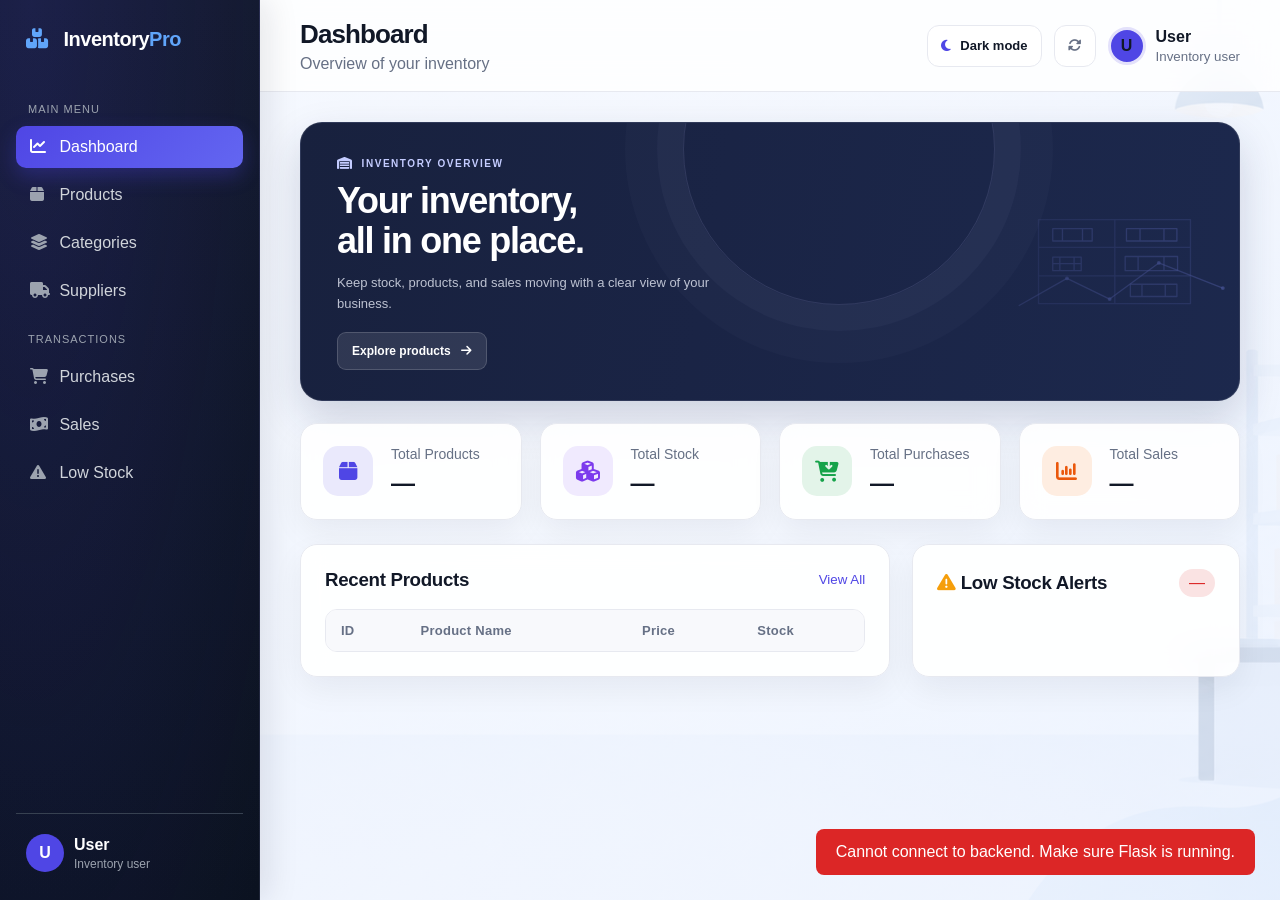
<file: index.html>
<!DOCTYPE html>
<html lang="en">
<head>
    <meta charset="UTF-8">
    <meta name="viewport" content="width=device-width, initial-scale=1.0">

    <title>Inventory Management System</title>

    <link rel="stylesheet" href="style.css?v=no-auth-1">

    <!-- Font Awesome Icons -->
    <link rel="stylesheet"
        href="https://cdnjs.cloudflare.com/ajax/libs/font-awesome/6.5.2/css/all.min.css">
</head>

<body>

<div class="app-container">

    <!-- SIDEBAR -->
    <aside class="sidebar">

        <div class="logo">
            <i class="fa-solid fa-boxes-stacked"></i>
            <span>Inventory<span class="highlight">Pro</span></span>
        </div>

        <div class="menu-title">MAIN MENU</div>

        <nav>
            <a href="#" class="nav-link active" data-page="dashboard">
                <i class="fa-solid fa-chart-line"></i>
                Dashboard
            </a>

            <a href="#" class="nav-link" data-page="products">
                <i class="fa-solid fa-box"></i>
                Products
            </a>

            <a href="#" class="nav-link" data-page="categories">
                <i class="fa-solid fa-layer-group"></i>
                Categories
            </a>

            <a href="#" class="nav-link" data-page="suppliers">
                <i class="fa-solid fa-truck"></i>
                Suppliers
            </a>

            <div class="menu-title">TRANSACTIONS</div>

            <a href="#" class="nav-link" data-page="purchases">
                <i class="fa-solid fa-cart-shopping"></i>
                Purchases
            </a>

            <a href="#" class="nav-link" data-page="sales">
                <i class="fa-solid fa-money-bill-wave"></i>
                Sales
            </a>

            <a href="#" class="nav-link" data-page="low-stock">
                <i class="fa-solid fa-triangle-exclamation"></i>
                Low Stock
            </a>
        </nav>

        <div class="sidebar-bottom">
            <div class="user-info">
                <div class="avatar" id="sidebar-avatar">U</div>
                <div>
                    <strong id="sidebar-name">User</strong>
                    <span id="sidebar-role">Inventory user</span>
                </div>
            </div>
        </div>

    </aside>


    <!-- MAIN CONTENT -->
    <main class="main-content">

        <!-- TOPBAR -->
        <header class="topbar">
            <div>
                <h1 id="page-title">Dashboard</h1>
                <p id="page-subtitle">Overview of your inventory</p>
            </div>

            <div class="topbar-right">
                <button class="theme-btn" id="theme-toggle" aria-label="Switch to dark theme" title="Switch to dark theme" type="button">
                    <i class="fa-solid fa-moon"></i>
                    <span>Dark mode</span>
                </button>

                <button class="icon-btn" onclick="loadDashboard()" aria-label="Refresh dashboard" title="Refresh dashboard">
                    <i class="fa-solid fa-rotate"></i>
                </button>

                <div class="admin-profile">
                    <div class="profile-avatar" id="profile-avatar">U</div>
                    <div>
                        <strong id="profile-name">User</strong>
                        <small id="profile-role">Inventory user</small>
                    </div>
                </div>
            </div>
        </header>


        <!-- DASHBOARD PAGE -->
        <section class="page active-page" id="dashboard">

            <div class="dashboard-hero">
                <div class="dashboard-hero-copy">
                    <span class="dashboard-hero-label">
                        <i class="fa-solid fa-warehouse" aria-hidden="true"></i>
                        INVENTORY OVERVIEW
                    </span>
                    <h2>Your inventory,<br>all in one place.</h2>
                    <p>Keep stock, products, and sales moving with a clear view of your business.</p>
                    <button class="hero-action" type="button" onclick="showPage('products')">
                        Explore products
                        <i class="fa-solid fa-arrow-right" aria-hidden="true"></i>
                    </button>
                </div>
            </div>

            <div class="stats-grid">

                <div class="stat-card">
                    <div class="stat-icon blue">
                        <i class="fa-solid fa-box"></i>
                    </div>
                    <div>
                        <p>Total Products</p>
                        <h2 id="total-products">0</h2>
                    </div>
                </div>

                <div class="stat-card">
                    <div class="stat-icon purple">
                        <i class="fa-solid fa-cubes"></i>
                    </div>
                    <div>
                        <p>Total Stock</p>
                        <h2 id="total-stock">0</h2>
                    </div>
                </div>

                <div class="stat-card">
                    <div class="stat-icon green">
                        <i class="fa-solid fa-cart-arrow-down"></i>
                    </div>
                    <div>
                        <p>Total Purchases</p>
                        <h2 id="total-purchases">₹0</h2>
                    </div>
                </div>

                <div class="stat-card">
                    <div class="stat-icon orange">
                        <i class="fa-solid fa-chart-column"></i>
                    </div>
                    <div>
                        <p>Total Sales</p>
                        <h2 id="total-sales">₹0</h2>
                    </div>
                </div>

            </div>


            <div class="dashboard-grid">

                <div class="card">
                    <div class="card-header">
                        <h3>Recent Products</h3>
                        <button onclick="showPage('products')">View All</button>
                    </div>

                    <div class="table-container">
                        <table>
                            <thead>
                                <tr>
                                    <th>ID</th>
                                    <th>Product Name</th>
                                    <th>Price</th>
                                    <th>Stock</th>
                                </tr>
                            </thead>
                            <tbody id="dashboard-products"></tbody>
                        </table>
                    </div>
                </div>


                <div class="card low-stock-card">
                    <div class="card-header">
                        <h3>
                            <i class="fa-solid fa-triangle-exclamation warning-icon"></i>
                            Low Stock Alerts
                        </h3>
                        <span class="badge" id="low-stock-count">0</span>
                    </div>

                    <div id="dashboard-low-stock"></div>
                </div>

            </div>

        </section>


        <!-- PRODUCTS PAGE -->
        <section class="page" id="products">

            <div class="page-actions">
                <input
                    type="text"
                    id="product-search"
                    placeholder="Search products..."
                    oninput="searchProducts()">

                <button class="primary-btn" onclick="openProductModal()">
                    <i class="fa-solid fa-plus"></i>
                    Add Product
                </button>
            </div>

            <div class="card">
                <div class="table-container">
                    <table>
                        <thead>
                            <tr>
                                <th>ID</th>
                                <th>Product</th>
                                <th>Category ID</th>
                                <th>Supplier ID</th>
                                <th>Price</th>
                                <th>Quantity</th>
                                <th>Min Stock</th>
                                <th>Actions</th>
                            </tr>
                        </thead>

                        <tbody id="products-table"></tbody>
                    </table>
                </div>
            </div>

        </section>


        <!-- CATEGORIES PAGE -->
        <section class="page" id="categories">

            <div class="page-actions">
                <div></div>

                <button class="primary-btn" onclick="openCategoryModal()">
                    <i class="fa-solid fa-plus"></i>
                    Add Category
                </button>
            </div>

            <div class="card">
                <div class="table-container">
                    <table>
                        <thead>
                            <tr>
                                <th>ID</th>
                                <th>Category Name</th>
                                <th>Actions</th>
                            </tr>
                        </thead>

                        <tbody id="categories-table"></tbody>
                    </table>
                </div>
            </div>

        </section>


        <!-- SUPPLIERS PAGE -->
        <section class="page" id="suppliers">

            <div class="page-actions">
                <div></div>

                <button class="primary-btn" onclick="openSupplierModal()">
                    <i class="fa-solid fa-plus"></i>
                    Add Supplier
                </button>
            </div>

            <div class="card">
                <div class="table-container">
                    <table>
                        <thead>
                            <tr>
                                <th>ID</th>
                                <th>Supplier Name</th>
                                <th>Phone</th>
                                <th>Email</th>
                                <th>Address</th>
                                <th>Actions</th>
                            </tr>
                        </thead>

                        <tbody id="suppliers-table"></tbody>
                    </table>
                </div>
            </div>

        </section>


        <!-- PURCHASE PAGE -->
        <section class="page" id="purchases">

            <div class="form-layout">

                <div class="card">
                    <h3>New Purchase</h3>

                    <form id="purchase-form">

                        <div class="form-group">
                            <label>Supplier</label>
                            <select id="purchase-supplier" required></select>
                        </div>

                        <div class="form-group">
                            <label>Product</label>
                            <select id="purchase-product" required></select>
                        </div>

                        <div class="form-row">

                            <div class="form-group">
                                <label>Quantity</label>
                                <input type="number"
                                       id="purchase-quantity"
                                       min="1"
                                       required>
                            </div>

                            <div class="form-group">
                                <label>Unit Price</label>
                                <input type="number"
                                       id="purchase-price"
                                       min="0"
                                       step="0.01"
                                       required>
                            </div>

                        </div>

                        <button type="submit" class="primary-btn full-btn">
                            <i class="fa-solid fa-cart-plus"></i>
                            Add Purchase
                        </button>

                    </form>
                </div>


                <div class="card">
                    <h3>Purchase History</h3>

                    <div class="table-container">
                        <table>
                            <thead>
                                <tr>
                                    <th>Purchase ID</th>
                                    <th>Supplier ID</th>
                                    <th>Product ID</th>
                                    <th>Quantity</th>
                                    <th>Total</th>
                                </tr>
                            </thead>

                            <tbody id="purchases-table"></tbody>
                        </table>
                    </div>
                </div>

            </div>

        </section>


        <!-- SALES PAGE -->
        <section class="page" id="sales">

            <div class="form-layout">

                <div class="card">
                    <h3>New Sale</h3>

                    <form id="sale-form">

                        <div class="form-group">
                            <label>Customer Name</label>
                            <input
                                type="text"
                                id="customer-name"
                                placeholder="Walk-in Customer">
                        </div>

                        <div class="form-group">
                            <label>Product</label>
                            <select id="sale-product" required></select>
                        </div>

                        <div class="form-row">

                            <div class="form-group">
                                <label>Quantity</label>
                                <input
                                    type="number"
                                    id="sale-quantity"
                                    min="1"
                                    required>
                            </div>

                            <div class="form-group">
                                <label>Unit Price</label>
                                <input
                                    type="number"
                                    id="sale-price"
                                    min="0"
                                    step="0.01"
                                    required>
                            </div>

                        </div>

                        <button type="submit" class="primary-btn full-btn">
                            <i class="fa-solid fa-cash-register"></i>
                            Complete Sale
                        </button>

                    </form>
                </div>


                <div class="card">
                    <h3>Sales History</h3>

                    <div class="table-container">
                        <table>
                            <thead>
                                <tr>
                                    <th>Sale ID</th>
                                    <th>Customer</th>
                                    <th>Product ID</th>
                                    <th>Quantity</th>
                                    <th>Total</th>
                                </tr>
                            </thead>

                            <tbody id="sales-table"></tbody>
                        </table>
                    </div>
                </div>

            </div>

        </section>


        <!-- LOW STOCK PAGE -->
        <section class="page" id="low-stock">

            <div class="alert-banner">
                <i class="fa-solid fa-triangle-exclamation"></i>
                These products have reached or fallen below their minimum stock level.
            </div>

            <div class="card">

                <div class="table-container">
                    <table>
                        <thead>
                            <tr>
                                <th>ID</th>
                                <th>Product</th>
                                <th>Current Quantity</th>
                                <th>Minimum Stock</th>
                                <th>Status</th>
                            </tr>
                        </thead>

                        <tbody id="low-stock-table"></tbody>
                    </table>
                </div>

            </div>

        </section>

    </main>

</div>


<!-- PRODUCT MODAL -->
<div class="modal" id="product-modal">

    <div class="modal-content">

        <div class="modal-header">
            <h2 id="product-modal-title">Add Product</h2>

            <button onclick="closeModal('product-modal')">
                <i class="fa-solid fa-xmark"></i>
            </button>
        </div>

        <form id="product-form">

            <input type="hidden" id="product-id">

            <div class="form-group">
                <label>Product Name</label>
                <input type="text" id="product-name" required>
            </div>

            <div class="form-group">
                <label>Category (optional)</label>
                <select id="product-category"></select>
            </div>

            <div class="form-group">
                <label>Supplier (optional)</label>
                <select id="product-supplier"></select>
            </div>

            <div class="form-row">

                <div class="form-group">
                    <label>Price</label>
                    <input type="number"
                           id="product-price"
                           min="0"
                           step="0.01"
                           required>
                </div>

                <div class="form-group">
                    <label>Quantity</label>
                    <input type="number"
                           id="product-quantity"
                           min="0"
                           value="0"
                           required>
                </div>

            </div>

            <div class="form-group">
                <label>Minimum Stock</label>
                <input type="number"
                       id="product-minimum-stock"
                       min="0"
                       value="5"
                       required>
            </div>

            <button type="submit" class="primary-btn full-btn">
                Save Product
            </button>

        </form>

    </div>

</div>


<!-- CATEGORY MODAL -->
<div class="modal" id="category-modal">

    <div class="modal-content small-modal">

        <div class="modal-header">
            <h2 id="category-modal-title">Add Category</h2>

            <button onclick="closeModal('category-modal')">
                <i class="fa-solid fa-xmark"></i>
            </button>
        </div>

        <form id="category-form">

            <input type="hidden" id="category-id">

            <div class="form-group">
                <label>Category Name</label>
                <input type="text" id="category-name" required>
            </div>

            <button class="primary-btn full-btn">
                Save Category
            </button>

        </form>

    </div>

</div>


<!-- SUPPLIER MODAL -->
<div class="modal" id="supplier-modal">

    <div class="modal-content">

        <div class="modal-header">
            <h2 id="supplier-modal-title">Add Supplier</h2>

            <button onclick="closeModal('supplier-modal')">
                <i class="fa-solid fa-xmark"></i>
            </button>
        </div>

        <form id="supplier-form">

            <input type="hidden" id="supplier-id">

            <div class="form-group">
                <label>Supplier Name</label>
                <input type="text" id="supplier-name" required>
            </div>

            <div class="form-row">

                <div class="form-group">
                    <label>Phone</label>
                    <input type="text" id="supplier-phone">
                </div>

                <div class="form-group">
                    <label>Email</label>
                    <input type="email" id="supplier-email">
                </div>

            </div>

            <div class="form-group">
                <label>Address</label>
                <textarea id="supplier-address"></textarea>
            </div>

            <button class="primary-btn full-btn">
                Save Supplier
            </button>

        </form>

    </div>

</div>


<!-- TOAST -->
<div id="toast"></div>


<script src="script.js?v=no-auth-1"></script>

</body>
</html>
</file>
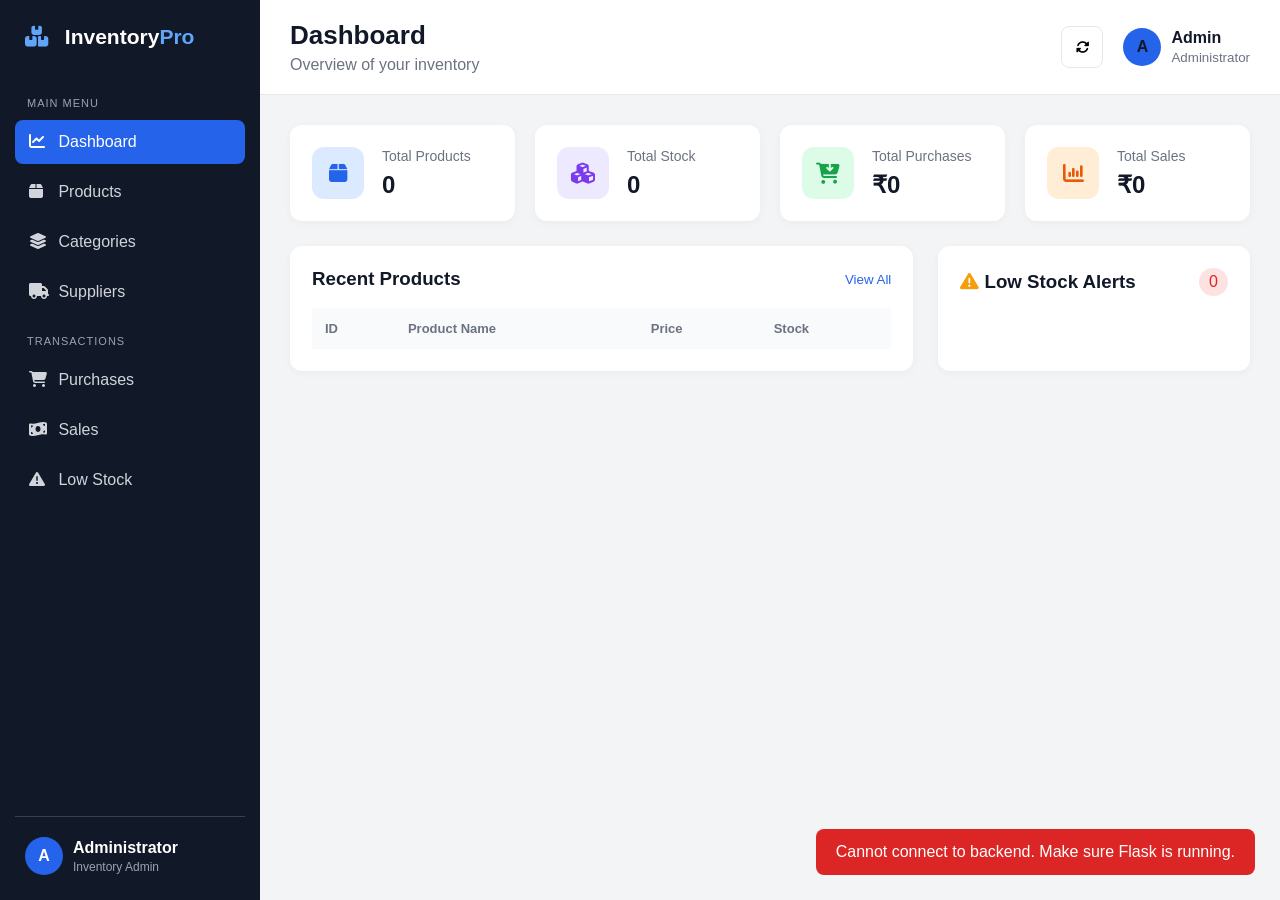
<file: frontend/index.html>
<!DOCTYPE html>
<html lang="en">
<head>
    <meta charset="UTF-8">
    <meta name="viewport" content="width=device-width, initial-scale=1.0">

    <title>Inventory Management System</title>

    <link rel="stylesheet" href="style.css">

    <!-- Font Awesome Icons -->
    <link rel="stylesheet"
        href="https://cdnjs.cloudflare.com/ajax/libs/font-awesome/6.5.2/css/all.min.css">
</head>

<body>

<div class="app-container">

    <!-- SIDEBAR -->
    <aside class="sidebar">

        <div class="logo">
            <i class="fa-solid fa-boxes-stacked"></i>
            <span>Inventory<span class="highlight">Pro</span></span>
        </div>

        <div class="menu-title">MAIN MENU</div>

        <nav>
            <a href="#" class="nav-link active" data-page="dashboard">
                <i class="fa-solid fa-chart-line"></i>
                Dashboard
            </a>

            <a href="#" class="nav-link" data-page="products">
                <i class="fa-solid fa-box"></i>
                Products
            </a>

            <a href="#" class="nav-link" data-page="categories">
                <i class="fa-solid fa-layer-group"></i>
                Categories
            </a>

            <a href="#" class="nav-link" data-page="suppliers">
                <i class="fa-solid fa-truck"></i>
                Suppliers
            </a>

            <div class="menu-title">TRANSACTIONS</div>

            <a href="#" class="nav-link" data-page="purchases">
                <i class="fa-solid fa-cart-shopping"></i>
                Purchases
            </a>

            <a href="#" class="nav-link" data-page="sales">
                <i class="fa-solid fa-money-bill-wave"></i>
                Sales
            </a>

            <a href="#" class="nav-link" data-page="low-stock">
                <i class="fa-solid fa-triangle-exclamation"></i>
                Low Stock
            </a>
        </nav>

        <div class="sidebar-bottom">
            <div class="user-info">
                <div class="avatar">A</div>
                <div>
                    <strong>Administrator</strong>
                    <span>Inventory Admin</span>
                </div>
            </div>
        </div>

    </aside>


    <!-- MAIN CONTENT -->
    <main class="main-content">

        <!-- TOPBAR -->
        <header class="topbar">
            <div>
                <h1 id="page-title">Dashboard</h1>
                <p id="page-subtitle">Overview of your inventory</p>
            </div>

            <div class="topbar-right">
                <button class="icon-btn" onclick="loadDashboard()">
                    <i class="fa-solid fa-rotate"></i>
                </button>

                <div class="admin-profile">
                    <div class="profile-avatar">A</div>
                    <div>
                        <strong>Admin</strong>
                        <small>Administrator</small>
                    </div>
                </div>
            </div>
        </header>


        <!-- DASHBOARD PAGE -->
        <section class="page active-page" id="dashboard">

            <div class="stats-grid">

                <div class="stat-card">
                    <div class="stat-icon blue">
                        <i class="fa-solid fa-box"></i>
                    </div>
                    <div>
                        <p>Total Products</p>
                        <h2 id="total-products">0</h2>
                    </div>
                </div>

                <div class="stat-card">
                    <div class="stat-icon purple">
                        <i class="fa-solid fa-cubes"></i>
                    </div>
                    <div>
                        <p>Total Stock</p>
                        <h2 id="total-stock">0</h2>
                    </div>
                </div>

                <div class="stat-card">
                    <div class="stat-icon green">
                        <i class="fa-solid fa-cart-arrow-down"></i>
                    </div>
                    <div>
                        <p>Total Purchases</p>
                        <h2 id="total-purchases">₹0</h2>
                    </div>
                </div>

                <div class="stat-card">
                    <div class="stat-icon orange">
                        <i class="fa-solid fa-chart-column"></i>
                    </div>
                    <div>
                        <p>Total Sales</p>
                        <h2 id="total-sales">₹0</h2>
                    </div>
                </div>

            </div>


            <div class="dashboard-grid">

                <div class="card">
                    <div class="card-header">
                        <h3>Recent Products</h3>
                        <button onclick="showPage('products')">View All</button>
                    </div>

                    <div class="table-container">
                        <table>
                            <thead>
                                <tr>
                                    <th>ID</th>
                                    <th>Product Name</th>
                                    <th>Price</th>
                                    <th>Stock</th>
                                </tr>
                            </thead>
                            <tbody id="dashboard-products"></tbody>
                        </table>
                    </div>
                </div>


                <div class="card low-stock-card">
                    <div class="card-header">
                        <h3>
                            <i class="fa-solid fa-triangle-exclamation warning-icon"></i>
                            Low Stock Alerts
                        </h3>
                        <span class="badge" id="low-stock-count">0</span>
                    </div>

                    <div id="dashboard-low-stock"></div>
                </div>

            </div>

        </section>


        <!-- PRODUCTS PAGE -->
        <section class="page" id="products">

            <div class="page-actions">
                <input
                    type="text"
                    id="product-search"
                    placeholder="Search products..."
                    oninput="searchProducts()">

                <button class="primary-btn" onclick="openProductModal()">
                    <i class="fa-solid fa-plus"></i>
                    Add Product
                </button>
            </div>

            <div class="card">
                <div class="table-container">
                    <table>
                        <thead>
                            <tr>
                                <th>ID</th>
                                <th>Product</th>
                                <th>Category ID</th>
                                <th>Supplier ID</th>
                                <th>Price</th>
                                <th>Quantity</th>
                                <th>Min Stock</th>
                                <th>Actions</th>
                            </tr>
                        </thead>

                        <tbody id="products-table"></tbody>
                    </table>
                </div>
            </div>

        </section>


        <!-- CATEGORIES PAGE -->
        <section class="page" id="categories">

            <div class="page-actions">
                <div></div>

                <button class="primary-btn" onclick="openCategoryModal()">
                    <i class="fa-solid fa-plus"></i>
                    Add Category
                </button>
            </div>

            <div class="card">
                <div class="table-container">
                    <table>
                        <thead>
                            <tr>
                                <th>ID</th>
                                <th>Category Name</th>
                                <th>Actions</th>
                            </tr>
                        </thead>

                        <tbody id="categories-table"></tbody>
                    </table>
                </div>
            </div>

        </section>


        <!-- SUPPLIERS PAGE -->
        <section class="page" id="suppliers">

            <div class="page-actions">
                <div></div>

                <button class="primary-btn" onclick="openSupplierModal()">
                    <i class="fa-solid fa-plus"></i>
                    Add Supplier
                </button>
            </div>

            <div class="card">
                <div class="table-container">
                    <table>
                        <thead>
                            <tr>
                                <th>ID</th>
                                <th>Supplier Name</th>
                                <th>Phone</th>
                                <th>Email</th>
                                <th>Address</th>
                                <th>Actions</th>
                            </tr>
                        </thead>

                        <tbody id="suppliers-table"></tbody>
                    </table>
                </div>
            </div>

        </section>


        <!-- PURCHASE PAGE -->
        <section class="page" id="purchases">

            <div class="form-layout">

                <div class="card">
                    <h3>New Purchase</h3>

                    <form id="purchase-form">

                        <div class="form-group">
                            <label>Supplier</label>
                            <select id="purchase-supplier" required></select>
                        </div>

                        <div class="form-group">
                            <label>Product</label>
                            <select id="purchase-product" required></select>
                        </div>

                        <div class="form-row">

                            <div class="form-group">
                                <label>Quantity</label>
                                <input type="number"
                                       id="purchase-quantity"
                                       min="1"
                                       required>
                            </div>

                            <div class="form-group">
                                <label>Unit Price</label>
                                <input type="number"
                                       id="purchase-price"
                                       min="0"
                                       step="0.01"
                                       required>
                            </div>

                        </div>

                        <button type="submit" class="primary-btn full-btn">
                            <i class="fa-solid fa-cart-plus"></i>
                            Add Purchase
                        </button>

                    </form>
                </div>


                <div class="card">
                    <h3>Purchase History</h3>

                    <div class="table-container">
                        <table>
                            <thead>
                                <tr>
                                    <th>Purchase ID</th>
                                    <th>Supplier ID</th>
                                    <th>Product ID</th>
                                    <th>Quantity</th>
                                    <th>Total</th>
                                </tr>
                            </thead>

                            <tbody id="purchases-table"></tbody>
                        </table>
                    </div>
                </div>

            </div>

        </section>


        <!-- SALES PAGE -->
        <section class="page" id="sales">

            <div class="form-layout">

                <div class="card">
                    <h3>New Sale</h3>

                    <form id="sale-form">

                        <div class="form-group">
                            <label>Customer Name</label>
                            <input
                                type="text"
                                id="customer-name"
                                placeholder="Walk-in Customer">
                        </div>

                        <div class="form-group">
                            <label>Product</label>
                            <select id="sale-product" required></select>
                        </div>

                        <div class="form-row">

                            <div class="form-group">
                                <label>Quantity</label>
                                <input
                                    type="number"
                                    id="sale-quantity"
                                    min="1"
                                    required>
                            </div>

                            <div class="form-group">
                                <label>Unit Price</label>
                                <input
                                    type="number"
                                    id="sale-price"
                                    min="0"
                                    step="0.01"
                                    required>
                            </div>

                        </div>

                        <button type="submit" class="primary-btn full-btn">
                            <i class="fa-solid fa-cash-register"></i>
                            Complete Sale
                        </button>

                    </form>
                </div>


                <div class="card">
                    <h3>Sales History</h3>

                    <div class="table-container">
                        <table>
                            <thead>
                                <tr>
                                    <th>Sale ID</th>
                                    <th>Customer</th>
                                    <th>Product ID</th>
                                    <th>Quantity</th>
                                    <th>Total</th>
                                </tr>
                            </thead>

                            <tbody id="sales-table"></tbody>
                        </table>
                    </div>
                </div>

            </div>

        </section>


        <!-- LOW STOCK PAGE -->
        <section class="page" id="low-stock">

            <div class="alert-banner">
                <i class="fa-solid fa-triangle-exclamation"></i>
                These products have reached or fallen below their minimum stock level.
            </div>

            <div class="card">

                <div class="table-container">
                    <table>
                        <thead>
                            <tr>
                                <th>ID</th>
                                <th>Product</th>
                                <th>Current Quantity</th>
                                <th>Minimum Stock</th>
                                <th>Status</th>
                            </tr>
                        </thead>

                        <tbody id="low-stock-table"></tbody>
                    </table>
                </div>

            </div>

        </section>

    </main>

</div>


<!-- PRODUCT MODAL -->
<div class="modal" id="product-modal">

    <div class="modal-content">

        <div class="modal-header">
            <h2 id="product-modal-title">Add Product</h2>

            <button onclick="closeModal('product-modal')">
                <i class="fa-solid fa-xmark"></i>
            </button>
        </div>

        <form id="product-form">

            <input type="hidden" id="product-id">

            <div class="form-group">
                <label>Product Name</label>
                <input type="text" id="product-name" required>
            </div>

            <div class="form-group">
                <label>Category</label>
                <select id="product-category"></select>
            </div>

            <div class="form-group">
                <label>Supplier</label>
                <select id="product-supplier"></select>
            </div>

            <div class="form-row">

                <div class="form-group">
                    <label>Price</label>
                    <input type="number"
                           id="product-price"
                           min="0"
                           step="0.01"
                           required>
                </div>

                <div class="form-group">
                    <label>Quantity</label>
                    <input type="number"
                           id="product-quantity"
                           min="0"
                           value="0"
                           required>
                </div>

            </div>

            <div class="form-group">
                <label>Minimum Stock</label>
                <input type="number"
                       id="product-minimum-stock"
                       min="0"
                       value="5"
                       required>
            </div>

            <button type="submit" class="primary-btn full-btn">
                Save Product
            </button>

        </form>

    </div>

</div>


<!-- CATEGORY MODAL -->
<div class="modal" id="category-modal">

    <div class="modal-content small-modal">

        <div class="modal-header">
            <h2 id="category-modal-title">Add Category</h2>

            <button onclick="closeModal('category-modal')">
                <i class="fa-solid fa-xmark"></i>
            </button>
        </div>

        <form id="category-form">

            <input type="hidden" id="category-id">

            <div class="form-group">
                <label>Category Name</label>
                <input type="text" id="category-name" required>
            </div>

            <button class="primary-btn full-btn">
                Save Category
            </button>

        </form>

    </div>

</div>


<!-- SUPPLIER MODAL -->
<div class="modal" id="supplier-modal">

    <div class="modal-content">

        <div class="modal-header">
            <h2 id="supplier-modal-title">Add Supplier</h2>

            <button onclick="closeModal('supplier-modal')">
                <i class="fa-solid fa-xmark"></i>
            </button>
        </div>

        <form id="supplier-form">

            <input type="hidden" id="supplier-id">

            <div class="form-group">
                <label>Supplier Name</label>
                <input type="text" id="supplier-name" required>
            </div>

            <div class="form-row">

                <div class="form-group">
                    <label>Phone</label>
                    <input type="text" id="supplier-phone">
                </div>

                <div class="form-group">
                    <label>Email</label>
                    <input type="email" id="supplier-email">
                </div>

            </div>

            <div class="form-group">
                <label>Address</label>
                <textarea id="supplier-address"></textarea>
            </div>

            <button class="primary-btn full-btn">
                Save Supplier
            </button>

        </form>

    </div>

</div>


<!-- TOAST -->
<div id="toast"></div>


<script src="script.js"></script>

</body>
</html>
</file>
<file: style.css>
* {
    margin: 0;
    padding: 0;
    box-sizing: border-box;
}

:root {
    --primary: #4f46e5;
    --primary-dark: #4338ca;
    --sidebar: #111827;
    --sidebar-light: #1f2937;
    --background: #f5f6fa;
    --white: #ffffff;
    --text: #111827;
    --muted: #667085;
    --border: #e7e9f0;
    --surface: #ffffff;
    --surface-hover: #f8f9fc;
    --shadow: 0 12px 32px rgba(16, 24, 40, 0.06);
    --danger: #dc2626;
    --success: #16a34a;
    --warning: #f59e0b;
    color-scheme: light;
}

:root[data-theme="dark"] {
    --primary: #6366f1;
    --primary-dark: #4f46e5;
    --background: #111318;
    --white: #1a1d24;
    --text: #f1f2f6;
    --muted: #a0a5b1;
    --border: #30343e;
    --surface: #1a1d24;
    --surface-hover: #232731;
    --shadow: 0 12px 32px rgba(0, 0, 0, 0.2);
    --danger: #f87171;
    --success: #4ade80;
    --warning: #fbbf24;
    color-scheme: dark;
}

body {
    font-family: Inter, "Segoe UI", -apple-system, BlinkMacSystemFont, sans-serif;
    background-color: var(--background);
    background-image:
        linear-gradient(135deg, rgba(247, 249, 255, 0.82), rgba(239, 244, 255, 0.74)),
        url("inventory-background.png");
    background-size: cover;
    background-position: center;
    background-attachment: fixed;
    color: var(--text);
}

:root[data-theme="dark"] body {
    background-image:
        linear-gradient(135deg, rgba(13, 17, 29, 0.88), rgba(17, 22, 36, 0.82)),
        url("inventory-background.png");
}

.app-container {
    display: flex;
    min-height: 100vh;
}

/* SIDEBAR */

.sidebar {
    width: 260px;
    background:
        radial-gradient(ellipse at 12% 0%, rgba(79, 70, 229, 0.18), transparent 20rem),
        linear-gradient(180deg, #111827 0%, #0b1220 100%);
    color: white;
    position: fixed;
    height: 100dvh;
    overflow-y: auto;
    padding: 28px 16px;
    display: flex;
    flex-direction: column;
    border-right: 1px solid rgba(255, 255, 255, 0.07);
    box-shadow: 8px 0 30px rgba(17, 24, 39, 0.1);
    z-index: 10;
}

.logo {
    font-size: 20px;
    font-weight: bold;
    padding: 0 10px 34px;
    letter-spacing: -0.5px;
    white-space: nowrap;
}

.logo i {
    color: #60a5fa;
    margin-right: 10px;
}

.highlight {
    color: #60a5fa;
}

.menu-title {
    font-size: 11px;
    color: #9ca3af;
    padding: 18px 12px 8px;
    letter-spacing: 1px;
}

nav {
    display: flex;
    flex-direction: column;
}

.nav-link {
    color: #d1d5db;
    text-decoration: none;
    padding: 12px 14px;
    border-radius: 10px;
    margin: 3px 0;
    transition: background-color 0.18s ease, color 0.18s ease, transform 0.18s ease;
}

.nav-link i {
    width: 25px;
    color: #9ca3af;
}

.nav-link:hover {
    background: rgba(255, 255, 255, 0.08);
    color: white;
}

.nav-link:hover i,
.nav-link.active i {
    color: white;
}

.nav-link.active {
    background: linear-gradient(135deg, #4f46e5, #6366f1);
    color: white;
    box-shadow: 0 8px 20px rgba(79, 70, 229, 0.3);
}

.sidebar-bottom {
    margin-top: auto;
}

.user-info {
    border-top: 1px solid #374151;
    padding: 20px 10px 0;
    display: flex;
    align-items: center;
    gap: 10px;
}

.user-info span {
    display: block;
    font-size: 12px;
    color: #9ca3af;
    margin-top: 3px;
}

.avatar,
.profile-avatar {
    width: 38px;
    height: 38px;
    border-radius: 50%;
    background: var(--primary);
    display: flex;
    align-items: center;
    justify-content: center;
    font-weight: bold;
}

.profile-avatar {
    border: 3px solid color-mix(in srgb, var(--primary) 16%, var(--surface));
}

/* MAIN */

.main-content {
    margin-left: 260px;
    width: calc(100% - 260px);
    min-width: 0;
    padding: 0 40px 40px;
}

.topbar {
    min-height: 92px;
    background:
        color-mix(in srgb, var(--surface) 82%, transparent);
    -webkit-backdrop-filter: blur(18px);
    backdrop-filter: blur(18px);
    margin: 0 -40px 30px;
    padding: 0 40px;
    display: flex;
    justify-content: space-between;
    align-items: center;
    border-bottom: 1px solid var(--border);
    position: sticky;
    top: 0;
    z-index: 5;
}

.topbar h1 {
    font-size: 26px;
    letter-spacing: -0.9px;
}

.topbar p {
    color: var(--muted);
    margin-top: 5px;
}

.topbar-right {
    display: flex;
    align-items: center;
    gap: 12px;
}

.icon-btn {
    border: 1px solid var(--border);
    background: var(--surface);
    color: var(--muted);
    width: 42px;
    height: 42px;
    border-radius: 12px;
    cursor: pointer;
    transition: color 0.18s ease, border-color 0.18s ease, background-color 0.18s ease;
}

.icon-btn:hover {
    color: var(--primary);
    border-color: var(--primary);
    background: var(--surface-hover);
}

.theme-btn {
    min-height: 42px;
    padding: 0 13px;
    display: inline-flex;
    align-items: center;
    justify-content: center;
    gap: 9px;
    border: 1px solid var(--border);
    border-radius: 12px;
    background: var(--surface);
    color: var(--text);
    font: inherit;
    font-size: 13px;
    font-weight: 600;
    white-space: nowrap;
    cursor: pointer;
    transition: color 0.18s ease, border-color 0.18s ease, background-color 0.18s ease;
}

.theme-btn:hover {
    color: var(--primary);
    border-color: var(--primary);
    background: var(--surface-hover);
}

.theme-btn i {
    color: var(--primary);
}

.icon-btn:focus-visible,
.theme-btn:focus-visible,
button:focus-visible,
a:focus-visible,
input:focus-visible,
select:focus-visible,
textarea:focus-visible {
    outline: 3px solid color-mix(in srgb, var(--primary) 40%, transparent);
    outline-offset: 2px;
}

.admin-profile {
    display: flex;
    align-items: center;
    gap: 10px;
}

.admin-profile small {
    display: block;
    color: var(--muted);
    margin-top: 3px;
}

/* PAGES */

.page {
    display: none;
}

.active-page {
    display: block;
}

/* DASHBOARD HERO */

.dashboard-hero {
    position: relative;
    isolation: isolate;
    display: flex;
    align-items: center;
    min-height: 238px;
    margin-bottom: 22px;
    overflow: hidden;
    border: 1px solid rgba(255, 255, 255, 0.1);
    border-radius: 22px;
    background-color: #192447;
    background-image:
        linear-gradient(100deg, #18213e 0%, rgba(26, 36, 69, 0.97) 44%, rgba(31, 44, 82, 0.53) 100%),
        url("warehouse-header.svg");
    background-position: center, right center;
    background-size: cover, 62% auto;
    background-repeat: no-repeat;
    box-shadow: 0 18px 42px rgba(28, 39, 76, 0.18);
}

.dashboard-hero::after {
    position: absolute;
    z-index: -1;
    top: -130px;
    right: 26%;
    width: 310px;
    height: 310px;
    border: 1px solid rgba(196, 203, 255, 0.13);
    border-radius: 50%;
    box-shadow:
        0 0 0 26px rgba(196, 203, 255, 0.035),
        0 0 0 58px rgba(196, 203, 255, 0.025);
    content: "";
    pointer-events: none;
}

.dashboard-hero-copy {
    max-width: 480px;
    padding: 30px 36px;
    color: #fff;
}

.dashboard-hero-label {
    display: inline-flex;
    align-items: center;
    gap: 8px;
    margin-bottom: 12px;
    color: #c4ccff;
    font-size: 10px;
    font-weight: 750;
    letter-spacing: 1.55px;
}

.dashboard-hero-label i {
    font-size: 12px;
}

.dashboard-hero h2 {
    margin: 0;
    font-size: clamp(27px, 3vw, 36px);
    font-weight: 720;
    line-height: 1.12;
    letter-spacing: -1.25px;
}

.dashboard-hero p {
    max-width: 390px;
    margin: 10px 0 17px;
    color: rgba(241, 244, 255, 0.76);
    font-size: 13px;
    line-height: 1.65;
}

.hero-action {
    display: inline-flex;
    align-items: center;
    gap: 10px;
    min-height: 38px;
    padding: 0 14px;
    border: 1px solid rgba(255, 255, 255, 0.16);
    border-radius: 9px;
    background: rgba(255, 255, 255, 0.1);
    color: #fff;
    font: inherit;
    font-size: 12px;
    font-weight: 650;
    cursor: pointer;
    transition: background-color 0.18s ease, transform 0.18s ease;
}

.hero-action:hover {
    transform: translateY(-1px);
    background: rgba(255, 255, 255, 0.18);
}

/* STATISTICS */

.stats-grid {
    display: grid;
    grid-template-columns: repeat(4, 1fr);
    gap: 18px;
    margin-bottom: 24px;
}

.stat-card {
    background: color-mix(in srgb, var(--surface) 90%, transparent);
    padding: 22px;
    border: 1px solid var(--border);
    border-radius: 17px;
    display: flex;
    align-items: center;
    gap: 18px;
    box-shadow: var(--shadow);
    backdrop-filter: blur(12px);
    transition: transform 0.2s ease, box-shadow 0.2s ease, border-color 0.2s ease;
}

.stat-card:hover {
    transform: translateY(-3px);
    border-color: color-mix(in srgb, var(--primary) 28%, var(--border));
    box-shadow: 0 18px 38px rgba(16, 24, 40, 0.1);
}

.stat-card p {
    color: var(--muted);
    font-size: 14px;
}

.stat-card h2 {
    margin-top: 7px;
    font-size: 24px;
}

.stat-icon {
    width: 50px;
    height: 50px;
    flex: 0 0 50px;
    border-radius: 15px;
    display: flex;
    align-items: center;
    justify-content: center;
    font-size: 21px;
}

.blue {
    background: color-mix(in srgb, var(--primary) 12%, var(--surface));
    color: var(--primary);
}

.purple {
    background: color-mix(in srgb, #8b5cf6 13%, var(--surface));
    color: #7c3aed;
}

.green {
    background: color-mix(in srgb, #16a34a 12%, var(--surface));
    color: #16a34a;
}

.orange {
    background: color-mix(in srgb, #f97316 13%, var(--surface));
    color: #ea580c;
}

/* CARDS */

.dashboard-grid {
    display: grid;
    grid-template-columns: minmax(0, 1.8fr) minmax(260px, 1fr);
    gap: 22px;
}

.card {
    min-width: 0;
    background: color-mix(in srgb, var(--surface) 92%, transparent);
    padding: 24px;
    border: 1px solid var(--border);
    border-radius: 17px;
    box-shadow: var(--shadow);
    margin-bottom: 25px;
    backdrop-filter: blur(12px);
}

.card h3 {
    margin-bottom: 20px;
    letter-spacing: -0.3px;
}

.card-header {
    display: flex;
    justify-content: space-between;
    align-items: center;
    margin-bottom: 18px;
}

.card-header h3 {
    margin: 0;
}

.card-header button {
    border: none;
    background: none;
    color: var(--primary);
    cursor: pointer;
}

.badge {
    background: color-mix(in srgb, var(--danger) 13%, var(--surface));
    color: var(--danger);
    padding: 5px 10px;
    border-radius: 20px;
}

.warning-icon {
    color: var(--warning);
}

/* TABLES */

.table-container {
    overflow-x: auto;
    border: 1px solid var(--border);
    border-radius: 12px;
    background: var(--surface);
}

table {
    width: 100%;
    border-collapse: collapse;
}

th {
    text-align: left;
    background: var(--surface-hover);
    padding: 13px 15px;
    color: var(--muted);
    font-size: 13px;
    font-weight: 600;
    white-space: nowrap;
    letter-spacing: 0.02em;
}

td {
    padding: 15px;
    border-bottom: 1px solid var(--border);
    font-size: 14px;
}

tbody tr {
    transition: background-color 0.15s ease;
}

tbody tr:hover {
    background: var(--surface-hover);
}

tbody tr:last-child td {
    border-bottom: 0;
}

.empty-row {
    text-align: center;
    color: var(--muted);
    padding: 42px 24px;
}

.empty-row p {
    margin-bottom: 14px;
}

/* BUTTONS */

.primary-btn {
    border: none;
    background: var(--primary);
    color: white;
    padding: 11px 17px;
    border-radius: 10px;
    cursor: pointer;
    font-size: 14px;
    font-weight: 600;
    box-shadow: 0 4px 12px rgba(79, 70, 229, 0.18);
    transition: background-color 0.18s ease, transform 0.18s ease, box-shadow 0.18s ease;
}

.primary-btn:focus-visible,
.edit-btn:focus-visible,
.delete-btn:focus-visible,
.card-header button:focus-visible,
.hero-action:focus-visible {
    outline: 3px solid color-mix(in srgb, var(--primary) 40%, transparent);
    outline-offset: 3px;
}

.primary-btn:hover {
    background: var(--primary-dark);
    transform: translateY(-1px);
    box-shadow: 0 7px 16px rgba(79, 70, 229, 0.24);
}

.full-btn {
    width: 100%;
}

.edit-btn,
.delete-btn {
    border: none;
    padding: 8px 10px;
    border-radius: 6px;
    cursor: pointer;
    margin-right: 5px;
}

.edit-btn {
    background: color-mix(in srgb, var(--primary) 12%, var(--surface));
    color: var(--primary);
}

.delete-btn {
    background: color-mix(in srgb, var(--danger) 12%, var(--surface));
    color: var(--danger);
}

/* PAGE ACTIONS */

.page-actions {
    display: flex;
    justify-content: space-between;
    margin-bottom: 20px;
}

.page-actions input {
    width: 300px;
}

/* FORMS */

.form-layout {
    display: grid;
    grid-template-columns: 1fr 1.5fr;
    gap: 25px;
}

.form-group {
    margin-bottom: 17px;
}

.form-group label {
    display: block;
    font-size: 14px;
    margin-bottom: 7px;
    font-weight: 500;
}

input,
select,
textarea {
    width: 100%;
    padding: 12px 13px;
    border: 1px solid var(--border);
    border-radius: 10px;
    font-size: 14px;
    background: var(--surface);
    color: var(--text);
    transition: border-color 0.18s ease, box-shadow 0.18s ease;
}

input::placeholder,
textarea::placeholder {
    color: var(--muted);
    opacity: 0.8;
}

input:focus,
select:focus,
textarea:focus {
    border-color: var(--primary);
    box-shadow: 0 0 0 3px color-mix(in srgb, var(--primary) 14%, transparent);
    outline: none;
}

textarea {
    min-height: 90px;
    resize: vertical;
}

.form-row {
    display: grid;
    grid-template-columns: 1fr 1fr;
    gap: 15px;
}

/* LOW STOCK */

.alert-banner {
    background: color-mix(in srgb, var(--warning) 15%, var(--surface));
    color: color-mix(in srgb, var(--warning) 65%, var(--text));
    padding: 15px;
    border-radius: 9px;
    margin-bottom: 20px;
}

.low-stock-item {
    padding: 13px 0;
    border-bottom: 1px solid var(--border);
}

.low-stock-item:last-child {
    border-bottom: none;
}

.low-stock-item p {
    color: var(--muted);
    font-size: 13px;
    margin-top: 5px;
}

.status-low {
    color: var(--danger);
    background: color-mix(in srgb, var(--danger) 13%, var(--surface));
    padding: 5px 10px;
    border-radius: 15px;
    font-size: 12px;
}

/* MODAL */

.modal {
    display: none;
    position: fixed;
    inset: 0;
    background: rgba(8, 12, 24, 0.58);
    backdrop-filter: blur(5px);
    z-index: 100;
    justify-content: center;
    align-items: center;
}

.modal.show {
    display: flex;
}

.modal-content {
    background: var(--surface);
    color: var(--text);
    width: 500px;
    max-width: 92%;
    max-height: 90vh;
    overflow-y: auto;
    border: 1px solid var(--border);
    border-radius: 18px;
    padding: 28px;
    box-shadow: 0 24px 70px rgba(0, 0, 0, 0.2);
}

.small-modal {
    width: 400px;
}

.modal-header {
    display: flex;
    justify-content: space-between;
    margin-bottom: 22px;
}

.modal-header button {
    border: none;
    background: none;
    color: var(--muted);
    font-size: 20px;
    cursor: pointer;
}

/* TOAST */

#toast {
    position: fixed;
    right: 25px;
    bottom: 25px;
    padding: 14px 20px;
    border-radius: 8px;
    color: white;
    display: none;
    z-index: 200;
}

#toast.success {
    display: block;
    background: var(--success);
}

#toast.error {
    display: block;
    background: var(--danger);
}

/* RESPONSIVE */

@media (max-width: 1000px) {

    .stats-grid {
        grid-template-columns: repeat(2, 1fr);
    }

    .dashboard-grid,
    .form-layout {
        grid-template-columns: 1fr;
    }

    .dashboard-hero {
        min-height: 220px;
        background-size: cover, 68% auto;
    }
}

@media (max-width: 700px) {

    .sidebar {
        width: 100%;
        height: auto;
        bottom: 0;
        padding: 8px 6px max(8px, env(safe-area-inset-bottom));
        border-radius: 16px 16px 0 0;
        box-shadow: 0 -8px 30px rgba(17, 24, 39, 0.16);
    }

    .sidebar .logo,
    .sidebar .menu-title,
    .sidebar-bottom {
        display: none;
    }

    .sidebar nav {
        flex-direction: row;
        justify-content: space-around;
        gap: 2px;
    }

    .nav-link i {
        width: auto;
        font-size: 17px;
    }

    .nav-link {
        flex: 1;
        min-width: 0;
        margin: 0;
        padding: 11px 4px;
        display: flex;
        justify-content: center;
        font-size: 0;
    }

    .main-content {
        margin-left: 0;
        width: 100%;
        padding: 0 16px calc(92px + env(safe-area-inset-bottom));
    }

    .topbar {
        min-height: 82px;
        margin: 0 -16px 22px;
        padding: 0 16px;
    }

    .topbar h1 {
        font-size: 22px;
    }

    .topbar p {
        font-size: 13px;
    }

    .topbar-right {
        gap: 7px;
    }

    .theme-btn span {
        display: none;
    }

    .theme-btn {
        width: 38px;
        min-height: 38px;
        padding: 0;
        gap: 0;
    }

    .profile-avatar {
        width: 34px;
        height: 34px;
    }

    .icon-btn {
        width: 38px;
        height: 38px;
    }

    .stats-grid {
        grid-template-columns: repeat(2, minmax(0, 1fr));
        gap: 12px;
    }

    .dashboard-hero {
        min-height: 220px;
        margin-bottom: 16px;
        border-radius: 17px;
        background-image:
            linear-gradient(100deg, #18213e 0%, rgba(26, 36, 69, 0.96) 56%, rgba(31, 44, 82, 0.65) 100%),
            url("warehouse-header.svg");
        background-size: cover, 85% auto;
        background-position: center, 145% center;
    }

    .dashboard-hero-copy {
        max-width: 340px;
        padding: 25px 22px;
    }

    .dashboard-hero h2 {
        font-size: 29px;
    }

    .dashboard-hero p {
        max-width: 280px;
        font-size: 12px;
    }

    .stat-card {
        gap: 11px;
        padding: 16px 13px;
        border-radius: 13px;
    }

    .stat-icon {
        width: 40px;
        height: 40px;
        flex: 0 0 40px;
        font-size: 17px;
    }

    .stat-card p {
        font-size: 12px;
    }

    .stat-card h2 {
        font-size: 20px;
    }

    .card {
        padding: 17px;
        border-radius: 14px;
    }

    .page-actions {
        gap: 10px;
    }

    .page-actions input {
        min-width: 0;
        width: auto;
        flex: 1;
    }

    .page-actions .primary-btn {
        padding: 11px 12px;
        white-space: nowrap;
    }

    .admin-profile div:last-child {
        display: none;
    }
}

@media (max-width: 380px) {
    .nav-link {
        padding: 10px 2px;
    }

    .nav-link i {
        font-size: 15px;
    }

    .theme-btn {
        font-size: 13px;
    }

    .page-actions .primary-btn {
        font-size: 12px;
        padding: 10px;
    }


}

@media (prefers-reduced-motion: reduce) {
    *,
    *::before,
    *::after {
        scroll-behavior: auto !important;
        transition-duration: 0.01ms !important;
        animation-duration: 0.01ms !important;
        animation-iteration-count: 1 !important;
    }
}
</file>
<file: frontend/style.css>
* {
    margin: 0;
    padding: 0;
    box-sizing: border-box;
}

:root {
    --primary: #2563eb;
    --primary-dark: #1d4ed8;
    --sidebar: #111827;
    --sidebar-light: #1f2937;
    --background: #f3f4f6;
    --white: #ffffff;
    --text: #111827;
    --muted: #6b7280;
    --border: #e5e7eb;
    --danger: #dc2626;
    --success: #16a34a;
    --warning: #f59e0b;
}

body {
    font-family: Arial, sans-serif;
    background: var(--background);
    color: var(--text);
}

.app-container {
    display: flex;
    min-height: 100vh;
}

/* SIDEBAR */

.sidebar {
    width: 260px;
    background: var(--sidebar);
    color: white;
    position: fixed;
    height: 100vh;
    padding: 25px 15px;
    display: flex;
    flex-direction: column;
}

.logo {
    font-size: 21px;
    font-weight: bold;
    padding: 0 10px 30px;
}

.logo i {
    color: #60a5fa;
    margin-right: 10px;
}

.highlight {
    color: #60a5fa;
}

.menu-title {
    font-size: 11px;
    color: #9ca3af;
    padding: 18px 12px 8px;
    letter-spacing: 1px;
}

nav {
    display: flex;
    flex-direction: column;
}

.nav-link {
    color: #d1d5db;
    text-decoration: none;
    padding: 13px 14px;
    border-radius: 8px;
    margin: 3px 0;
    transition: 0.2s;
}

.nav-link i {
    width: 25px;
}

.nav-link:hover,
.nav-link.active {
    background: var(--primary);
    color: white;
}

.sidebar-bottom {
    margin-top: auto;
}

.user-info {
    border-top: 1px solid #374151;
    padding: 20px 10px 0;
    display: flex;
    align-items: center;
    gap: 10px;
}

.user-info span {
    display: block;
    font-size: 12px;
    color: #9ca3af;
    margin-top: 3px;
}

.avatar,
.profile-avatar {
    width: 38px;
    height: 38px;
    border-radius: 50%;
    background: var(--primary);
    display: flex;
    align-items: center;
    justify-content: center;
    font-weight: bold;
}

/* MAIN */

.main-content {
    margin-left: 260px;
    width: calc(100% - 260px);
    padding: 0 30px 30px;
}

.topbar {
    height: 95px;
    background: white;
    margin: 0 -30px 30px;
    padding: 0 30px;
    display: flex;
    justify-content: space-between;
    align-items: center;
    border-bottom: 1px solid var(--border);
}

.topbar h1 {
    font-size: 26px;
}

.topbar p {
    color: var(--muted);
    margin-top: 5px;
}

.topbar-right {
    display: flex;
    align-items: center;
    gap: 20px;
}

.icon-btn {
    border: 1px solid var(--border);
    background: white;
    width: 42px;
    height: 42px;
    border-radius: 8px;
    cursor: pointer;
}

.admin-profile {
    display: flex;
    align-items: center;
    gap: 10px;
}

.admin-profile small {
    display: block;
    color: var(--muted);
    margin-top: 3px;
}

/* PAGES */

.page {
    display: none;
}

.active-page {
    display: block;
}

/* STATISTICS */

.stats-grid {
    display: grid;
    grid-template-columns: repeat(4, 1fr);
    gap: 20px;
    margin-bottom: 25px;
}

.stat-card {
    background: white;
    padding: 22px;
    border-radius: 12px;
    display: flex;
    align-items: center;
    gap: 18px;
    box-shadow: 0 2px 8px rgba(0,0,0,0.04);
}

.stat-card p {
    color: var(--muted);
    font-size: 14px;
}

.stat-card h2 {
    margin-top: 7px;
    font-size: 24px;
}

.stat-icon {
    width: 52px;
    height: 52px;
    border-radius: 12px;
    display: flex;
    align-items: center;
    justify-content: center;
    font-size: 21px;
}

.blue {
    background: #dbeafe;
    color: #2563eb;
}

.purple {
    background: #ede9fe;
    color: #7c3aed;
}

.green {
    background: #dcfce7;
    color: #16a34a;
}

.orange {
    background: #ffedd5;
    color: #ea580c;
}

/* CARDS */

.dashboard-grid {
    display: grid;
    grid-template-columns: 2fr 1fr;
    gap: 25px;
}

.card {
    background: white;
    padding: 22px;
    border-radius: 12px;
    box-shadow: 0 2px 8px rgba(0,0,0,0.04);
    margin-bottom: 25px;
}

.card h3 {
    margin-bottom: 20px;
}

.card-header {
    display: flex;
    justify-content: space-between;
    align-items: center;
    margin-bottom: 18px;
}

.card-header h3 {
    margin: 0;
}

.card-header button {
    border: none;
    background: none;
    color: var(--primary);
    cursor: pointer;
}

.badge {
    background: #fee2e2;
    color: var(--danger);
    padding: 5px 10px;
    border-radius: 20px;
}

.warning-icon {
    color: var(--warning);
}

/* TABLES */

.table-container {
    overflow-x: auto;
}

table {
    width: 100%;
    border-collapse: collapse;
}

th {
    text-align: left;
    background: #f9fafb;
    padding: 13px;
    color: var(--muted);
    font-size: 13px;
}

td {
    padding: 14px 13px;
    border-bottom: 1px solid var(--border);
}

.empty-row {
    text-align: center;
    color: var(--muted);
    padding: 30px;
}

/* BUTTONS */

.primary-btn {
    border: none;
    background: var(--primary);
    color: white;
    padding: 11px 17px;
    border-radius: 8px;
    cursor: pointer;
    font-size: 14px;
}

.primary-btn:hover {
    background: var(--primary-dark);
}

.full-btn {
    width: 100%;
}

.edit-btn,
.delete-btn {
    border: none;
    padding: 8px 10px;
    border-radius: 6px;
    cursor: pointer;
    margin-right: 5px;
}

.edit-btn {
    background: #dbeafe;
    color: var(--primary);
}

.delete-btn {
    background: #fee2e2;
    color: var(--danger);
}

/* PAGE ACTIONS */

.page-actions {
    display: flex;
    justify-content: space-between;
    margin-bottom: 20px;
}

.page-actions input {
    width: 300px;
}

/* FORMS */

.form-layout {
    display: grid;
    grid-template-columns: 1fr 1.5fr;
    gap: 25px;
}

.form-group {
    margin-bottom: 17px;
}

.form-group label {
    display: block;
    font-size: 14px;
    margin-bottom: 7px;
    font-weight: 500;
}

input,
select,
textarea {
    width: 100%;
    padding: 11px;
    border: 1px solid var(--border);
    border-radius: 7px;
    font-size: 14px;
}

textarea {
    min-height: 90px;
    resize: vertical;
}

.form-row {
    display: grid;
    grid-template-columns: 1fr 1fr;
    gap: 15px;
}

/* LOW STOCK */

.alert-banner {
    background: #fff7ed;
    color: #c2410c;
    padding: 15px;
    border-radius: 9px;
    margin-bottom: 20px;
}

.low-stock-item {
    padding: 13px 0;
    border-bottom: 1px solid var(--border);
}

.low-stock-item:last-child {
    border-bottom: none;
}

.low-stock-item p {
    color: var(--muted);
    font-size: 13px;
    margin-top: 5px;
}

.status-low {
    color: var(--danger);
    background: #fee2e2;
    padding: 5px 10px;
    border-radius: 15px;
    font-size: 12px;
}

/* MODAL */

.modal {
    display: none;
    position: fixed;
    inset: 0;
    background: rgba(0,0,0,0.45);
    z-index: 100;
    justify-content: center;
    align-items: center;
}

.modal.show {
    display: flex;
}

.modal-content {
    background: white;
    width: 500px;
    max-width: 92%;
    max-height: 90vh;
    overflow-y: auto;
    border-radius: 12px;
    padding: 25px;
}

.small-modal {
    width: 400px;
}

.modal-header {
    display: flex;
    justify-content: space-between;
    margin-bottom: 22px;
}

.modal-header button {
    border: none;
    background: none;
    font-size: 20px;
    cursor: pointer;
}

/* TOAST */

#toast {
    position: fixed;
    right: 25px;
    bottom: 25px;
    padding: 14px 20px;
    border-radius: 8px;
    color: white;
    display: none;
    z-index: 200;
}

#toast.success {
    display: block;
    background: var(--success);
}

#toast.error {
    display: block;
    background: var(--danger);
}

/* RESPONSIVE */

@media (max-width: 1000px) {

    .stats-grid {
        grid-template-columns: repeat(2, 1fr);
    }

    .dashboard-grid,
    .form-layout {
        grid-template-columns: 1fr;
    }
}

@media (max-width: 700px) {

    .sidebar {
        width: 70px;
        padding: 20px 8px;
    }

    .sidebar .logo span,
    .nav-link,
    .menu-title,
    .user-info div:not(.avatar) {
        font-size: 0;
    }

    .nav-link i {
        font-size: 18px;
    }

    .main-content {
        margin-left: 70px;
        width: calc(100% - 70px);
        padding: 0 15px 20px;
    }

    .topbar {
        margin: 0 -15px 20px;
        padding: 0 15px;
    }

    .stats-grid {
        grid-template-columns: 1fr;
    }

    .admin-profile div:last-child {
        display: none;
    }
}

/* =========================
   LOGIN PAGE
========================= */

.login-body {
    min-height: 100vh;
    margin: 0;
    font-family: Arial, sans-serif;
    background: #f3f4f6;
}

.login-container {
    min-height: 100vh;
    display: flex;
    justify-content: center;
    align-items: center;
    padding: 20px;
}

.login-card {
    width: 100%;
    max-width: 420px;
    background: white;
    padding: 40px;
    border-radius: 16px;
    box-shadow: 0 10px 35px rgba(0, 0, 0, 0.08);
}

.login-logo {
    width: 65px;
    height: 65px;
    background: #2563eb;
    color: white;
    border-radius: 15px;
    display: flex;
    justify-content: center;
    align-items: center;
    font-size: 28px;
    margin: 0 auto 20px;
}

.login-card h1 {
    text-align: center;
    margin-bottom: 10px;
    font-size: 28px;
}

.login-card h1 span {
    color: #2563eb;
}

.login-subtitle {
    text-align: center;
    color: #6b7280;
    font-size: 14px;
    line-height: 1.5;
    margin-bottom: 30px;
}

.input-icon {
    position: relative;
}

.input-icon i {
    position: absolute;
    left: 14px;
    top: 50%;
    transform: translateY(-50%);
    color: #9ca3af;
}

.input-icon input {
    padding-left: 42px;
}

#login-error {
    color: #dc2626;
    font-size: 14px;
    min-height: 20px;
    margin-bottom: 10px;
}

.login-btn {
    width: 100%;
    padding: 13px;
    border: none;
    border-radius: 8px;
    background: #2563eb;
    color: white;
    font-size: 15px;
    cursor: pointer;
}

.login-btn:hover {
    background: #1d4ed8;
}

.login-btn i {
    margin-right: 7px;
}
</file>
